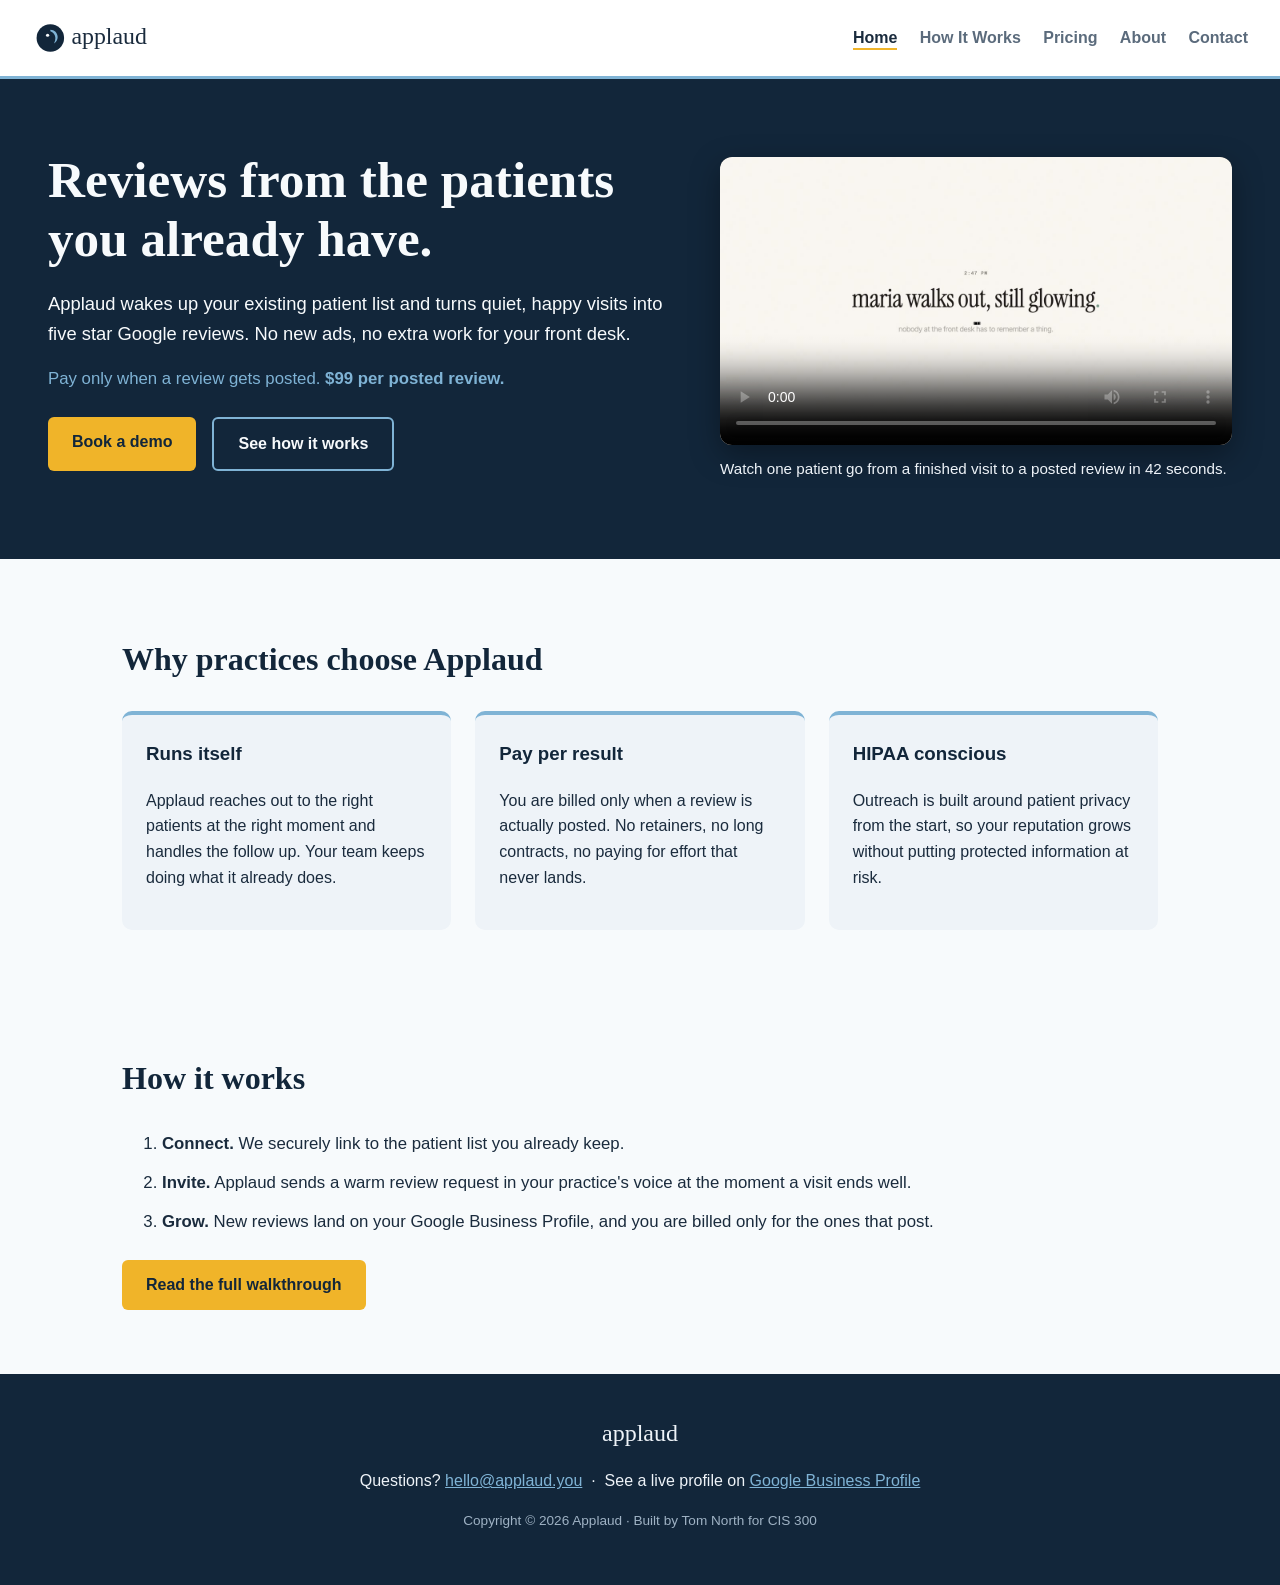
<file: index.html>
<!DOCTYPE html>
<html lang="en">
<head>
  <meta charset="utf-8">
  <meta name="viewport" content="width=device-width, initial-scale=1.0">
  <meta name="description" content="Applaud helps medical practices turn their existing patient list into a steady stream of five star Google reviews. Pay only per posted review.">
  <meta name="keywords" content="Applaud, patient reviews, Google reviews, medical practice reviews, review requests, pay per review, reputation management">
  <meta name="author" content="Tom North">
  <title>Applaud | More patient reviews, on autopilot</title>
  <link rel="icon" href="images/favicon.svg" type="image/svg+xml">
  <link rel="stylesheet" href="styles.css">
  <!-- Google tag (gtag.js) -->
  <script async src="https://www.googletagmanager.com/gtag/js?id=G-WK9V0HE9Z4"></script>
  <script>
    window.dataLayer = window.dataLayer || [];
    function gtag(){dataLayer.push(arguments);}
    gtag('js', new Date());
    gtag('config', 'G-WK9V0HE9Z4');
  </script>
</head>
<body>
  <header class="site-header">
    <a class="brand" href="index.html">
      <img src="images/logo.svg" alt="Applaud logo" width="180" height="48">
    </a>
    <nav class="site-nav">
      <ul>
        <li><a href="index.html" class="current" aria-current="page">Home</a></li>
        <li><a href="how-it-works.html">How It Works</a></li>
        <li><a href="pricing.html">Pricing</a></li>
        <li><a href="about.html">About</a></li>
        <li><a href="contact.html">Contact</a></li>
      </ul>
    </nav>
  </header>

  <main>
    <section class="hero">
      <div class="hero-text">
        <h1>Reviews from the patients you already have.</h1>
        <p class="lede">Applaud wakes up your existing patient list and turns quiet, happy visits into five star Google reviews. No new ads, no extra work for your front desk.</p>
        <p class="price">Pay only when a review gets posted. <strong>$99 per posted review.</strong></p>
        <p class="cta-row">
          <a class="btn btn-primary" href="contact.html">Book a demo</a>
          <a class="btn btn-ghost" href="how-it-works.html">See how it works</a>
        </p>
      </div>
      <figure class="hero-video">
        <video controls preload="metadata" playsinline poster="images/how-it-works-poster.jpg" width="1280" height="720">
          <source src="media/applaud-how-it-works.mp4" type="video/mp4">
          <p>Your browser does not support HTML5 video. <a href="media/applaud-how-it-works.mp4">Download the video</a> instead.</p>
        </video>
        <figcaption>Watch one patient go from a finished visit to a posted review in 42 seconds.</figcaption>
      </figure>
    </section>

    <section class="benefits" aria-labelledby="benefits-heading">
      <h2 id="benefits-heading">Why practices choose Applaud</h2>
      <ul class="cards">
        <li class="card">
          <h3>Runs itself</h3>
          <p>Applaud reaches out to the right patients at the right moment and handles the follow up. Your team keeps doing what it already does.</p>
        </li>
        <li class="card">
          <h3>Pay per result</h3>
          <p>You are billed only when a review is actually posted. No retainers, no long contracts, no paying for effort that never lands.</p>
        </li>
        <li class="card">
          <h3>HIPAA conscious</h3>
          <p>Outreach is built around patient privacy from the start, so your reputation grows without putting protected information at risk.</p>
        </li>
      </ul>
    </section>

    <section class="steps" aria-labelledby="steps-heading">
      <h2 id="steps-heading">How it works</h2>
      <ol class="step-list">
        <li><strong>Connect.</strong> We securely link to the patient list you already keep.</li>
        <li><strong>Invite.</strong> Applaud sends a warm review request in your practice's voice at the moment a visit ends well.</li>
        <li><strong>Grow.</strong> New reviews land on your Google Business Profile, and you are billed only for the ones that post.</li>
      </ol>
      <p class="steps-cta"><a class="btn btn-primary" href="how-it-works.html">Read the full walkthrough</a></p>
    </section>
  </main>

  <footer class="site-footer">
    <p class="foot-brand">applaud</p>
    <p>
      Questions? <a href="mailto:hello@applaud.you">hello@applaud.you</a>
      &nbsp;&middot;&nbsp;
      See a live profile on <a href="https://www.google.com/business/" target="_blank" rel="noopener">Google Business Profile</a>
    </p>
    <p class="copyright">Copyright &copy; 2026 Applaud &middot; Built by Tom North for CIS 300</p>
  </footer>
</body>
</html>
</file>
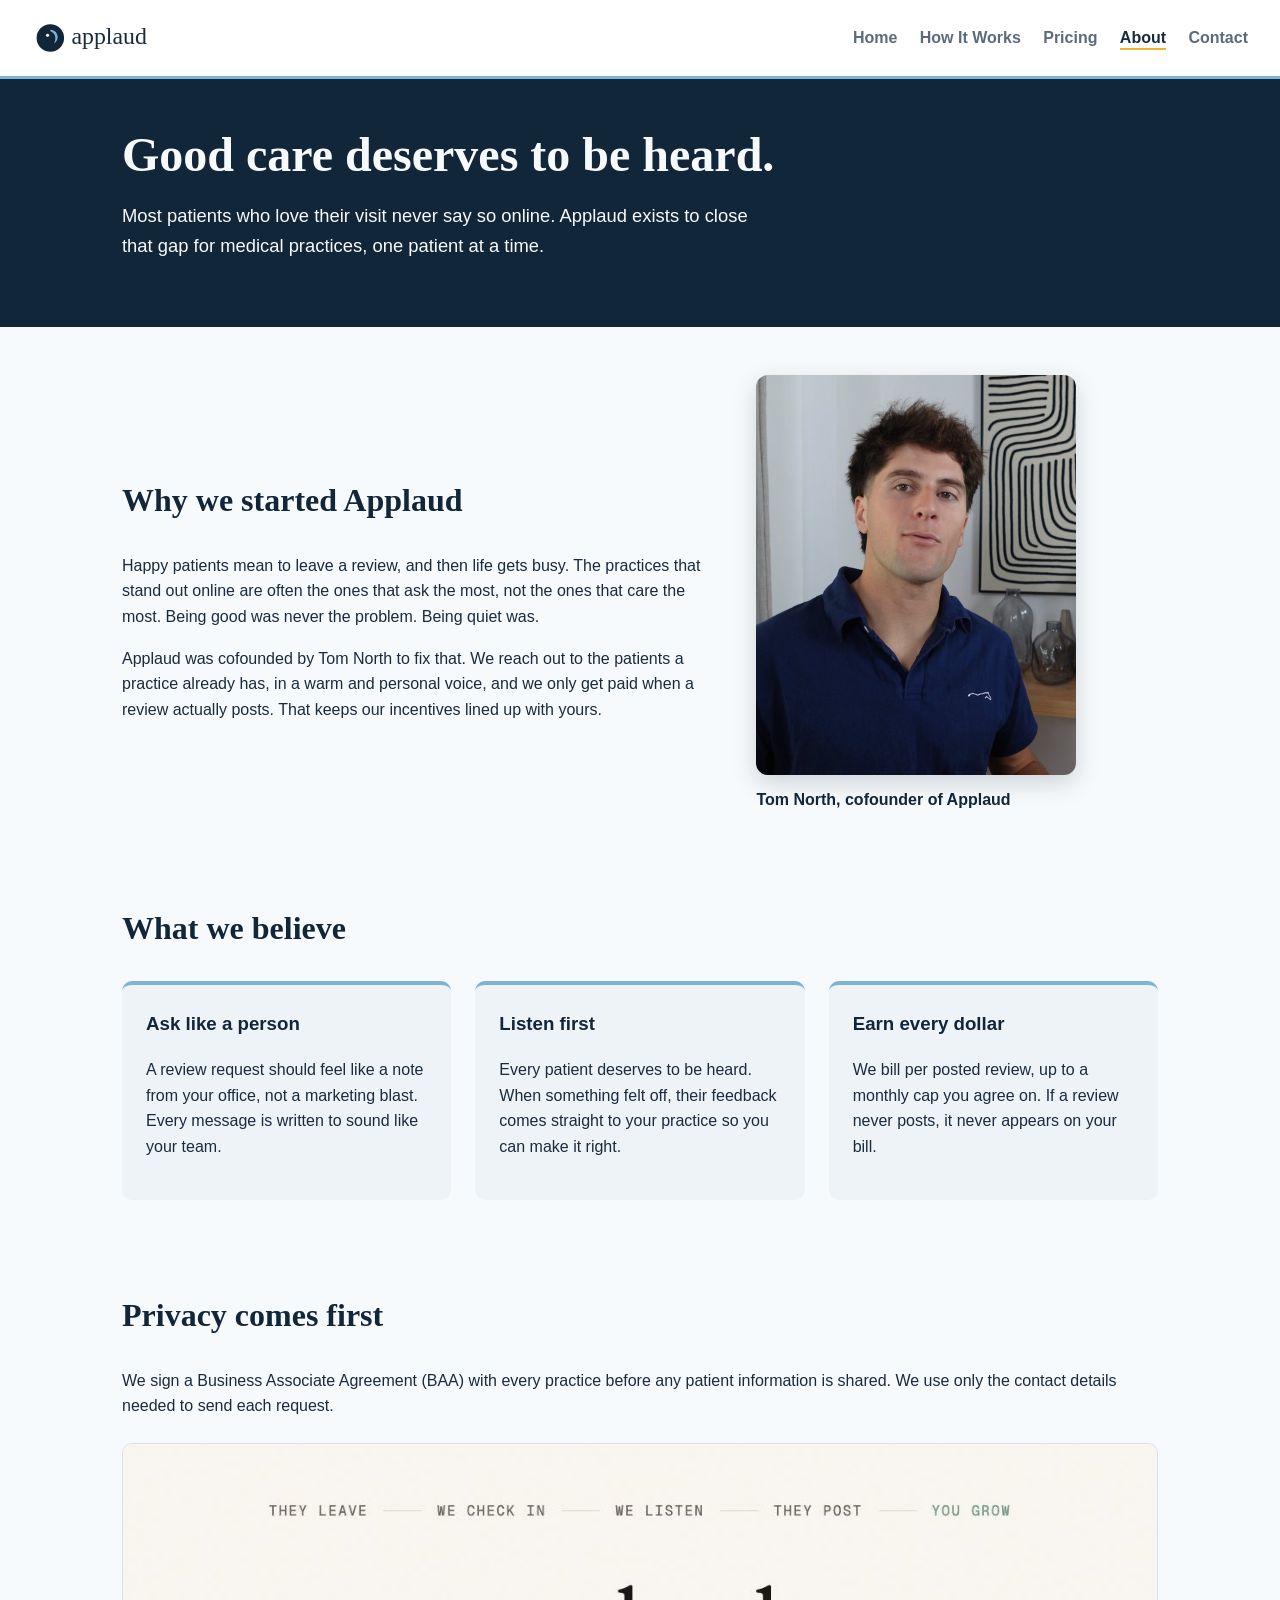
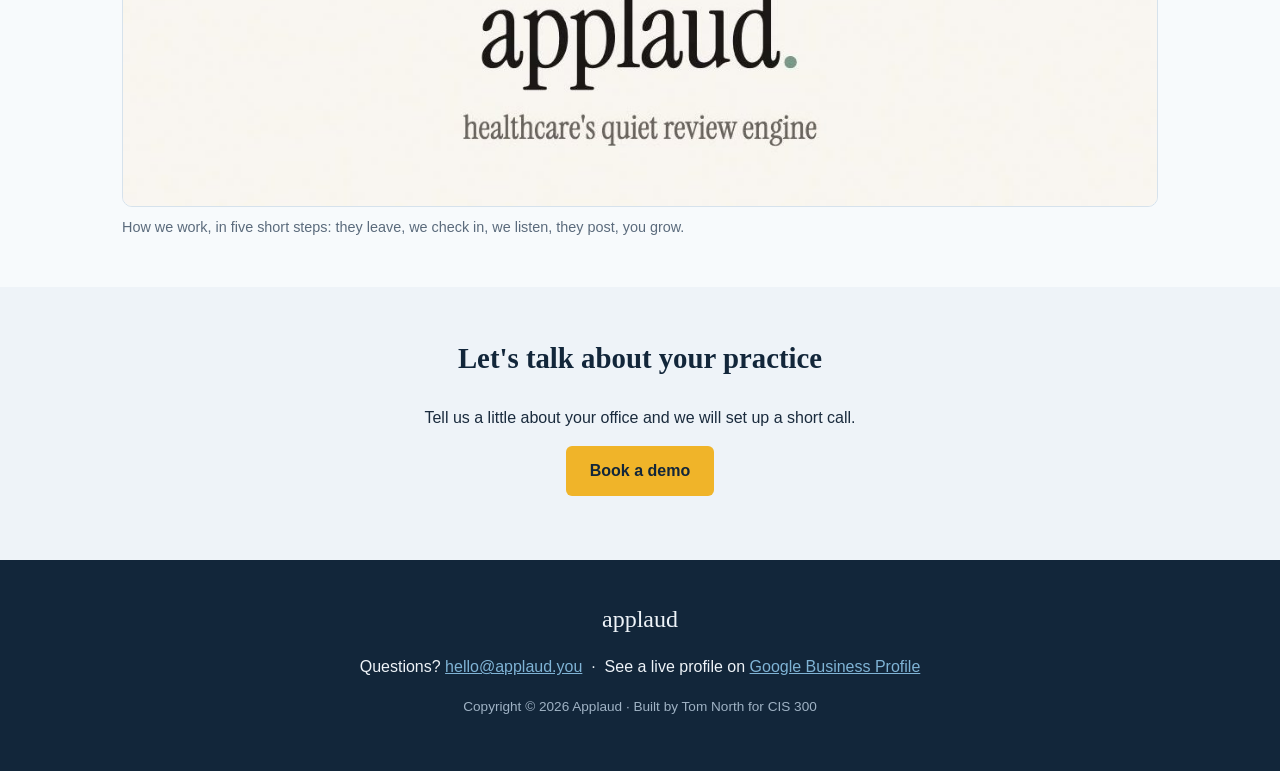
<file: about.html>
<!DOCTYPE html>
<html lang="en">
<head>
  <meta charset="utf-8">
  <meta name="viewport" content="width=device-width, initial-scale=1.0">
  <meta name="description" content="Why Applaud exists. Most patients who love their visit never say so online. Applaud helps medical practices ask at the right moment and only gets paid when a review posts.">
  <meta name="keywords" content="about Applaud, Tom North, Applaud cofounder, patient reviews, medical practice reputation, HIPAA, Business Associate Agreement">
  <meta name="author" content="Tom North">
  <title>About Us | Applaud</title>
  <link rel="icon" href="images/favicon.svg" type="image/svg+xml">
  <link rel="stylesheet" href="styles.css">
  <!-- Google tag (gtag.js) -->
  <script async src="https://www.googletagmanager.com/gtag/js?id=G-WK9V0HE9Z4"></script>
  <script>
    window.dataLayer = window.dataLayer || [];
    function gtag(){dataLayer.push(arguments);}
    gtag('js', new Date());
    gtag('config', 'G-WK9V0HE9Z4');
  </script>
</head>
<body>
  <header class="site-header">
    <a class="brand" href="index.html">
      <img src="images/logo.svg" alt="Applaud logo" width="180" height="48">
    </a>
    <nav class="site-nav">
      <ul>
        <li><a href="index.html">Home</a></li>
        <li><a href="how-it-works.html">How It Works</a></li>
        <li><a href="pricing.html">Pricing</a></li>
        <li><a href="about.html" class="current" aria-current="page">About</a></li>
        <li><a href="contact.html">Contact</a></li>
      </ul>
    </nav>
  </header>

  <main>
    <section class="page-hero">
      <div class="page-hero-inner">
        <h1>Good care deserves to be heard.</h1>
        <p class="lede">Most patients who love their visit never say so online. Applaud exists to close that gap for medical practices, one patient at a time.</p>
      </div>
    </section>

    <section class="content-section about-layout" aria-labelledby="story-heading">
      <div class="about-text">
        <h2 id="story-heading">Why we started Applaud</h2>
        <p>Happy patients mean to leave a review, and then life gets busy. The practices that stand out online are often the ones that ask the most, not the ones that care the most. Being good was never the problem. Being quiet was.</p>
        <p>Applaud was cofounded by Tom North to fix that. We reach out to the patients a practice already has, in a warm and personal voice, and we only get paid when a review actually posts. That keeps our incentives lined up with yours.</p>
      </div>
      <figure class="founder">
        <img src="images/tom-north.jpg" alt="Portrait of Tom North, cofounder of Applaud, wearing a navy polo shirt" width="480" height="600" loading="lazy">
        <figcaption>Tom North, cofounder of Applaud</figcaption>
      </figure>
    </section>

    <section class="content-section" aria-labelledby="values-heading">
      <h2 id="values-heading">What we believe</h2>
      <ul class="cards">
        <li class="card">
          <h3>Ask like a person</h3>
          <p>A review request should feel like a note from your office, not a marketing blast. Every message is written to sound like your team.</p>
        </li>
        <li class="card">
          <h3>Listen first</h3>
          <p>Every patient deserves to be heard. When something felt off, their feedback comes straight to your practice so you can make it right.</p>
        </li>
        <li class="card">
          <h3>Earn every dollar</h3>
          <p>We bill per posted review, up to a monthly cap you agree on. If a review never posts, it never appears on your bill.</p>
        </li>
      </ul>
    </section>

    <section class="content-section" aria-labelledby="privacy-heading">
      <h2 id="privacy-heading">Privacy comes first</h2>
      <p>We sign a Business Associate Agreement (BAA) with every practice before any patient information is shared. We use only the contact details needed to send each request.</p>
      <figure class="shot wide-shot">
        <img src="images/about-outro.jpg" alt="The Applaud wordmark under the words they leave, we check in, we listen, they post, you grow, with the tagline healthcare's quiet review engine" width="1200" height="420" loading="lazy">
        <figcaption>How we work, in five short steps: they leave, we check in, we listen, they post, you grow.</figcaption>
      </figure>
    </section>

    <section class="cta-band">
      <h2>Let's talk about your practice</h2>
      <p>Tell us a little about your office and we will set up a short call.</p>
      <p><a class="btn btn-primary" href="contact.html">Book a demo</a></p>
    </section>
  </main>

  <footer class="site-footer">
    <p class="foot-brand">applaud</p>
    <p>
      Questions? <a href="mailto:hello@applaud.you">hello@applaud.you</a>
      &nbsp;&middot;&nbsp;
      See a live profile on <a href="https://www.google.com/business/" target="_blank" rel="noopener">Google Business Profile</a>
    </p>
    <p class="copyright">Copyright &copy; 2026 Applaud &middot; Built by Tom North for CIS 300</p>
  </footer>
</body>
</html>
</file>
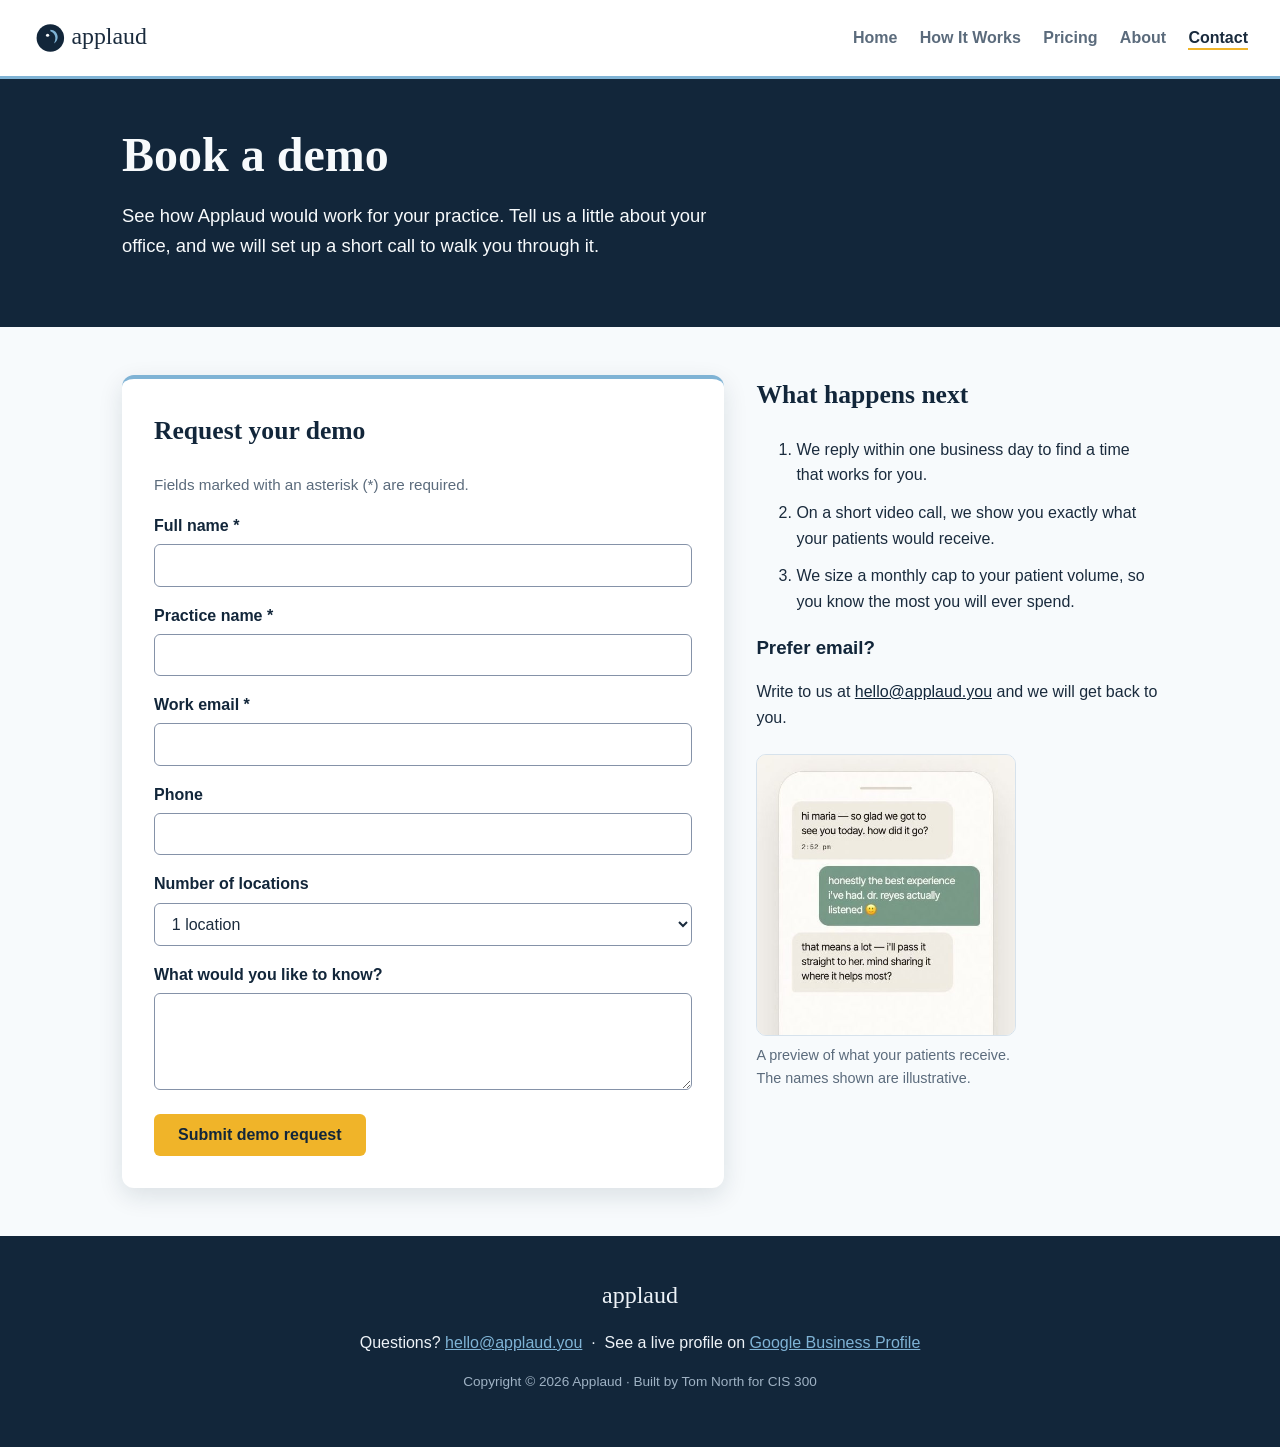
<file: contact.html>
<!DOCTYPE html>
<html lang="en">
<head>
  <meta charset="utf-8">
  <meta name="viewport" content="width=device-width, initial-scale=1.0">
  <meta name="description" content="Book a short Applaud demo. Tell us about your practice and we will show you what your patients receive and size a monthly cap to your volume.">
  <meta name="keywords" content="book an Applaud demo, contact Applaud, patient review demo, medical practice reviews, hello@applaud.you">
  <meta name="author" content="Tom North">
  <title>Book a Demo | Applaud</title>
  <link rel="icon" href="images/favicon.svg" type="image/svg+xml">
  <link rel="stylesheet" href="styles.css">
  <!-- Google tag (gtag.js) -->
  <script async src="https://www.googletagmanager.com/gtag/js?id=G-WK9V0HE9Z4"></script>
  <script>
    window.dataLayer = window.dataLayer || [];
    function gtag(){dataLayer.push(arguments);}
    gtag('js', new Date());
    gtag('config', 'G-WK9V0HE9Z4');
  </script>
</head>
<body>
  <header class="site-header">
    <a class="brand" href="index.html">
      <img src="images/logo.svg" alt="Applaud logo" width="180" height="48">
    </a>
    <nav class="site-nav">
      <ul>
        <li><a href="index.html">Home</a></li>
        <li><a href="how-it-works.html">How It Works</a></li>
        <li><a href="pricing.html">Pricing</a></li>
        <li><a href="about.html">About</a></li>
        <li><a href="contact.html" class="current" aria-current="page">Contact</a></li>
      </ul>
    </nav>
  </header>

  <main>
    <section class="page-hero">
      <div class="page-hero-inner">
        <h1>Book a demo</h1>
        <p class="lede">See how Applaud would work for your practice. Tell us a little about your office, and we will set up a short call to walk you through it.</p>
      </div>
    </section>

    <section class="contact-layout">
      <div class="form-card">
        <h2>Request your demo</h2>
        <p class="form-note">Fields marked with an asterisk (*) are required.</p>
        <form action="#">
          <label for="fullname">Full name *</label>
          <input type="text" id="fullname" name="fullname" autocomplete="name" required>

          <label for="practice">Practice name *</label>
          <input type="text" id="practice" name="practice" autocomplete="organization" required>

          <label for="email">Work email *</label>
          <input type="email" id="email" name="email" autocomplete="email" required>

          <label for="phone">Phone</label>
          <input type="tel" id="phone" name="phone" autocomplete="tel">

          <label for="locations">Number of locations</label>
          <select id="locations" name="locations">
            <option value="1">1 location</option>
            <option value="2-5">2 to 5 locations</option>
            <option value="6+">6 or more locations</option>
          </select>

          <label for="message">What would you like to know?</label>
          <textarea id="message" name="message" rows="4"></textarea>

          <button type="submit" class="btn btn-primary">Submit demo request</button>
        </form>
      </div>

      <aside class="contact-aside" aria-labelledby="next-heading">
        <h2 id="next-heading">What happens next</h2>
        <ol class="next-steps">
          <li>We reply within one business day to find a time that works for you.</li>
          <li>On a short video call, we show you exactly what your patients would receive.</li>
          <li>We size a monthly cap to your patient volume, so you know the most you will ever spend.</li>
        </ol>
        <h3>Prefer email?</h3>
        <p>Write to us at <a href="mailto:hello@applaud.you">hello@applaud.you</a> and we will get back to you.</p>
        <figure class="shot phone-shot">
          <img src="images/contact-text-message.jpg" alt="A phone screen with a short text conversation. The office asks Maria how her visit went, Maria says it was the best experience she has had, and the office asks if she would share it where it helps most." width="480" height="520" loading="lazy">
          <figcaption>A preview of what your patients receive. The names shown are illustrative.</figcaption>
        </figure>
      </aside>
    </section>
  </main>

  <footer class="site-footer">
    <p class="foot-brand">applaud</p>
    <p>
      Questions? <a href="mailto:hello@applaud.you">hello@applaud.you</a>
      &nbsp;&middot;&nbsp;
      See a live profile on <a href="https://www.google.com/business/" target="_blank" rel="noopener">Google Business Profile</a>
    </p>
    <p class="copyright">Copyright &copy; 2026 Applaud &middot; Built by Tom North for CIS 300</p>
  </footer>
</body>
</html>
</file>
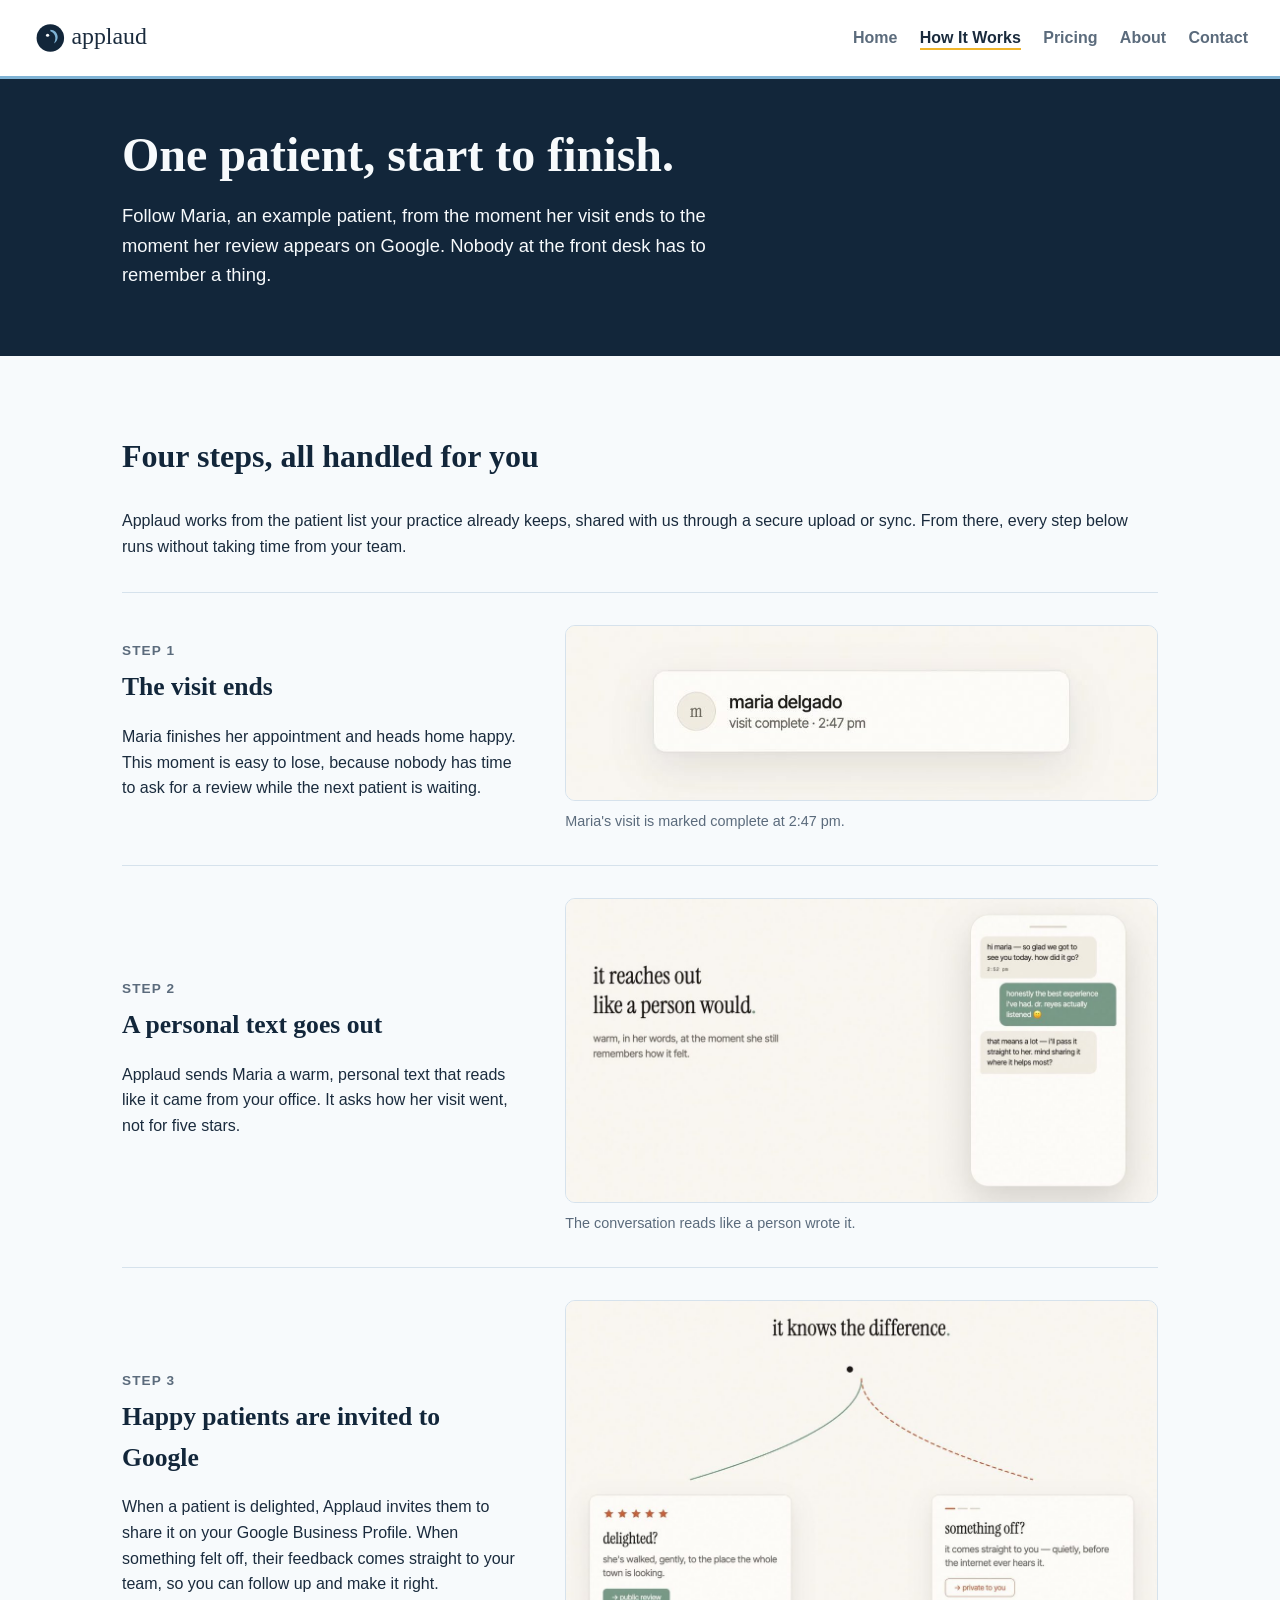
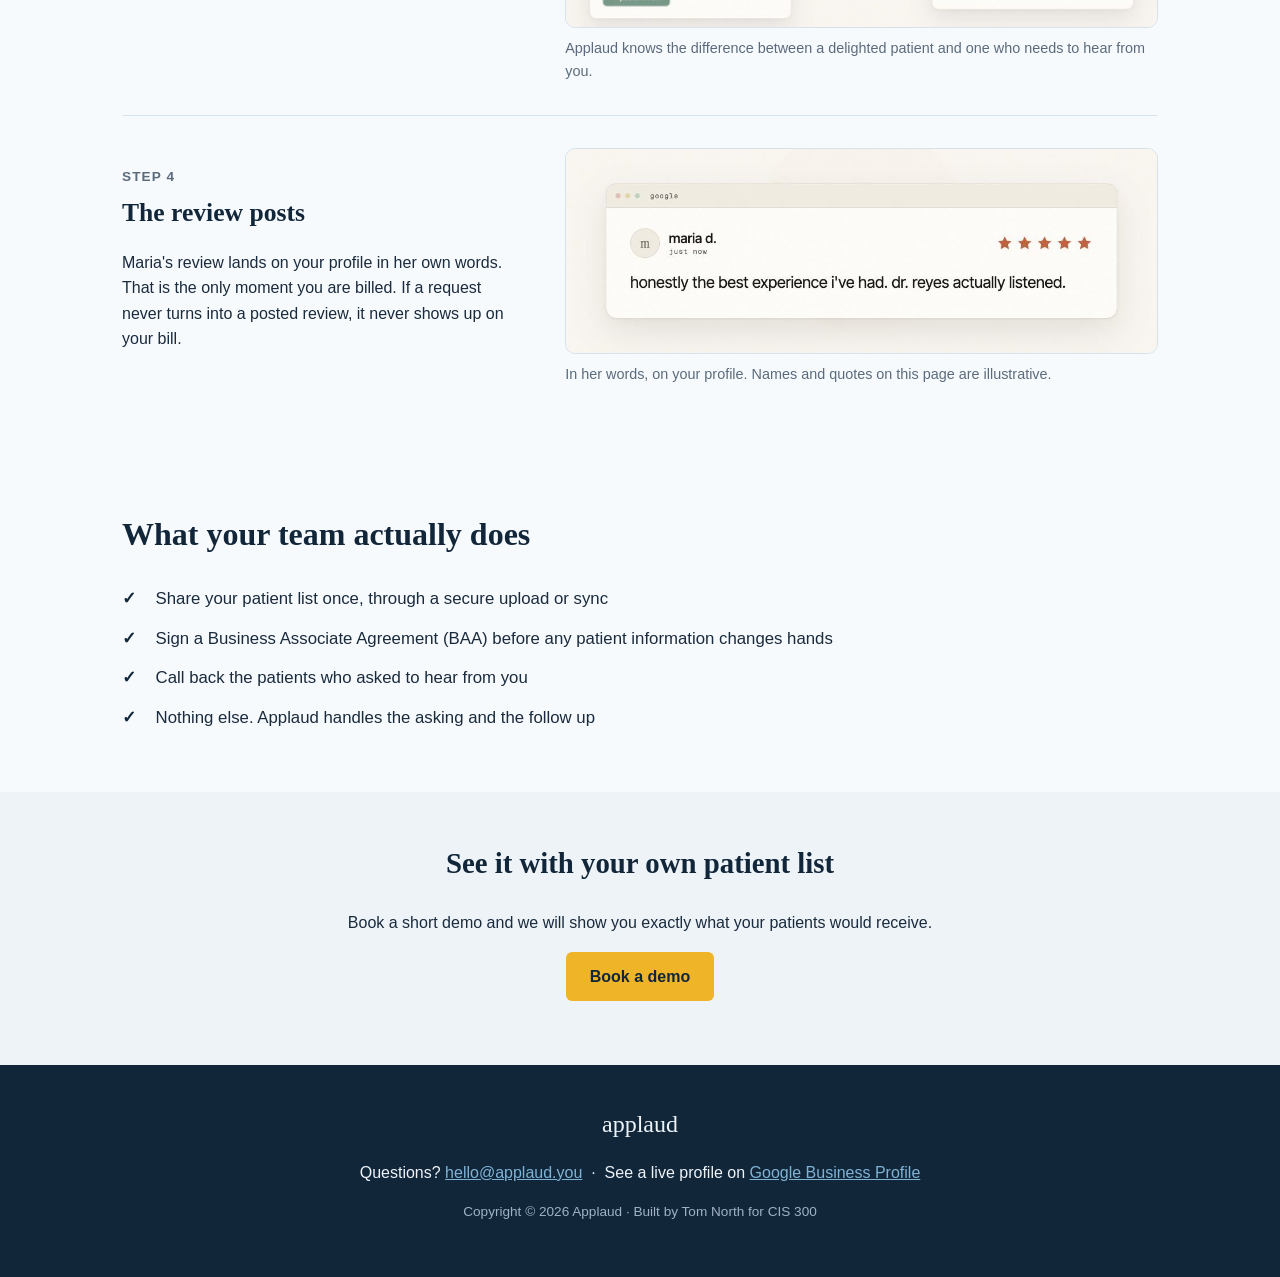
<file: how-it-works.html>
<!DOCTYPE html>
<html lang="en">
<head>
  <meta charset="utf-8">
  <meta name="viewport" content="width=device-width, initial-scale=1.0">
  <meta name="description" content="See how Applaud works, step by step. One patient goes from a finished visit to a personal text to a posted Google review, and your practice pays only when it posts.">
  <meta name="keywords" content="how Applaud works, patient review requests, review request text, Google reviews for medical practices, patient feedback, pay per review">
  <meta name="author" content="Tom North">
  <title>How It Works | Applaud</title>
  <link rel="icon" href="images/favicon.svg" type="image/svg+xml">
  <link rel="stylesheet" href="styles.css">
  <!-- Google tag (gtag.js) -->
  <script async src="https://www.googletagmanager.com/gtag/js?id=G-WK9V0HE9Z4"></script>
  <script>
    window.dataLayer = window.dataLayer || [];
    function gtag(){dataLayer.push(arguments);}
    gtag('js', new Date());
    gtag('config', 'G-WK9V0HE9Z4');
  </script>
</head>
<body>
  <header class="site-header">
    <a class="brand" href="index.html">
      <img src="images/logo.svg" alt="Applaud logo" width="180" height="48">
    </a>
    <nav class="site-nav">
      <ul>
        <li><a href="index.html">Home</a></li>
        <li><a href="how-it-works.html" class="current" aria-current="page">How It Works</a></li>
        <li><a href="pricing.html">Pricing</a></li>
        <li><a href="about.html">About</a></li>
        <li><a href="contact.html">Contact</a></li>
      </ul>
    </nav>
  </header>

  <main>
    <section class="page-hero">
      <div class="page-hero-inner">
        <h1>One patient, start to finish.</h1>
        <p class="lede">Follow Maria, an example patient, from the moment her visit ends to the moment her review appears on Google. Nobody at the front desk has to remember a thing.</p>
      </div>
    </section>

    <section class="content-section" aria-labelledby="walk-heading">
      <h2 id="walk-heading">Four steps, all handled for you</h2>
      <p>Applaud works from the patient list your practice already keeps, shared with us through a secure upload or sync. From there, every step below runs without taking time from your team.</p>
      <ol class="walkthrough">
        <li class="walk-step">
          <div class="walk-text">
            <p class="step-label">Step 1</p>
            <h3>The visit ends</h3>
            <p>Maria finishes her appointment and heads home happy. This moment is easy to lose, because nobody has time to ask for a review while the next patient is waiting.</p>
          </div>
          <figure class="shot">
            <img src="images/step-visit.jpg" alt="A patient card for Maria Delgado that reads visit complete at 2:47 pm" width="880" height="260" loading="lazy">
            <figcaption>Maria's visit is marked complete at 2:47 pm.</figcaption>
          </figure>
        </li>
        <li class="walk-step">
          <div class="walk-text">
            <p class="step-label">Step 2</p>
            <h3>A personal text goes out</h3>
            <p>Applaud sends Maria a warm, personal text that reads like it came from your office. It asks how her visit went, not for five stars.</p>
          </div>
          <figure class="shot">
            <img src="images/step-text.jpg" alt="A phone screen beside the words it reaches out like a person would, showing the office asking Maria how her visit went and Maria replying that it was the best experience she has had" width="1200" height="616" loading="lazy">
            <figcaption>The conversation reads like a person wrote it.</figcaption>
          </figure>
        </li>
        <li class="walk-step">
          <div class="walk-text">
            <p class="step-label">Step 3</p>
            <h3>Happy patients are invited to Google</h3>
            <p>When a patient is delighted, Applaud invites them to share it on your Google Business Profile. When something felt off, their feedback comes straight to your team, so you can follow up and make it right.</p>
          </div>
          <figure class="shot">
            <img src="images/step-fork.jpg" alt="A path that splits in two. One card shows five stars and an invitation to leave a public review. The other card says something off comes straight to the practice privately." width="1200" height="663" loading="lazy">
            <figcaption>Applaud knows the difference between a delighted patient and one who needs to hear from you.</figcaption>
          </figure>
        </li>
        <li class="walk-step">
          <div class="walk-text">
            <p class="step-label">Step 4</p>
            <h3>The review posts</h3>
            <p>Maria's review lands on your profile in her own words. That is the only moment you are billed. If a request never turns into a posted review, it never shows up on your bill.</p>
          </div>
          <figure class="shot">
            <img src="images/step-review.jpg" alt="A five star Google review from Maria D. that reads honestly the best experience I have had, Dr. Reyes actually listened" width="1040" height="360" loading="lazy">
            <figcaption>In her words, on your profile. Names and quotes on this page are illustrative.</figcaption>
          </figure>
        </li>
      </ol>
    </section>

    <section class="content-section" aria-labelledby="team-heading">
      <h2 id="team-heading">What your team actually does</h2>
      <ul class="check-list">
        <li>Share your patient list once, through a secure upload or sync</li>
        <li>Sign a Business Associate Agreement (BAA) before any patient information changes hands</li>
        <li>Call back the patients who asked to hear from you</li>
        <li>Nothing else. Applaud handles the asking and the follow up</li>
      </ul>
    </section>

    <section class="cta-band">
      <h2>See it with your own patient list</h2>
      <p>Book a short demo and we will show you exactly what your patients would receive.</p>
      <p><a class="btn btn-primary" href="contact.html">Book a demo</a></p>
    </section>
  </main>

  <footer class="site-footer">
    <p class="foot-brand">applaud</p>
    <p>
      Questions? <a href="mailto:hello@applaud.you">hello@applaud.you</a>
      &nbsp;&middot;&nbsp;
      See a live profile on <a href="https://www.google.com/business/" target="_blank" rel="noopener">Google Business Profile</a>
    </p>
    <p class="copyright">Copyright &copy; 2026 Applaud &middot; Built by Tom North for CIS 300</p>
  </footer>
</body>
</html>
</file>
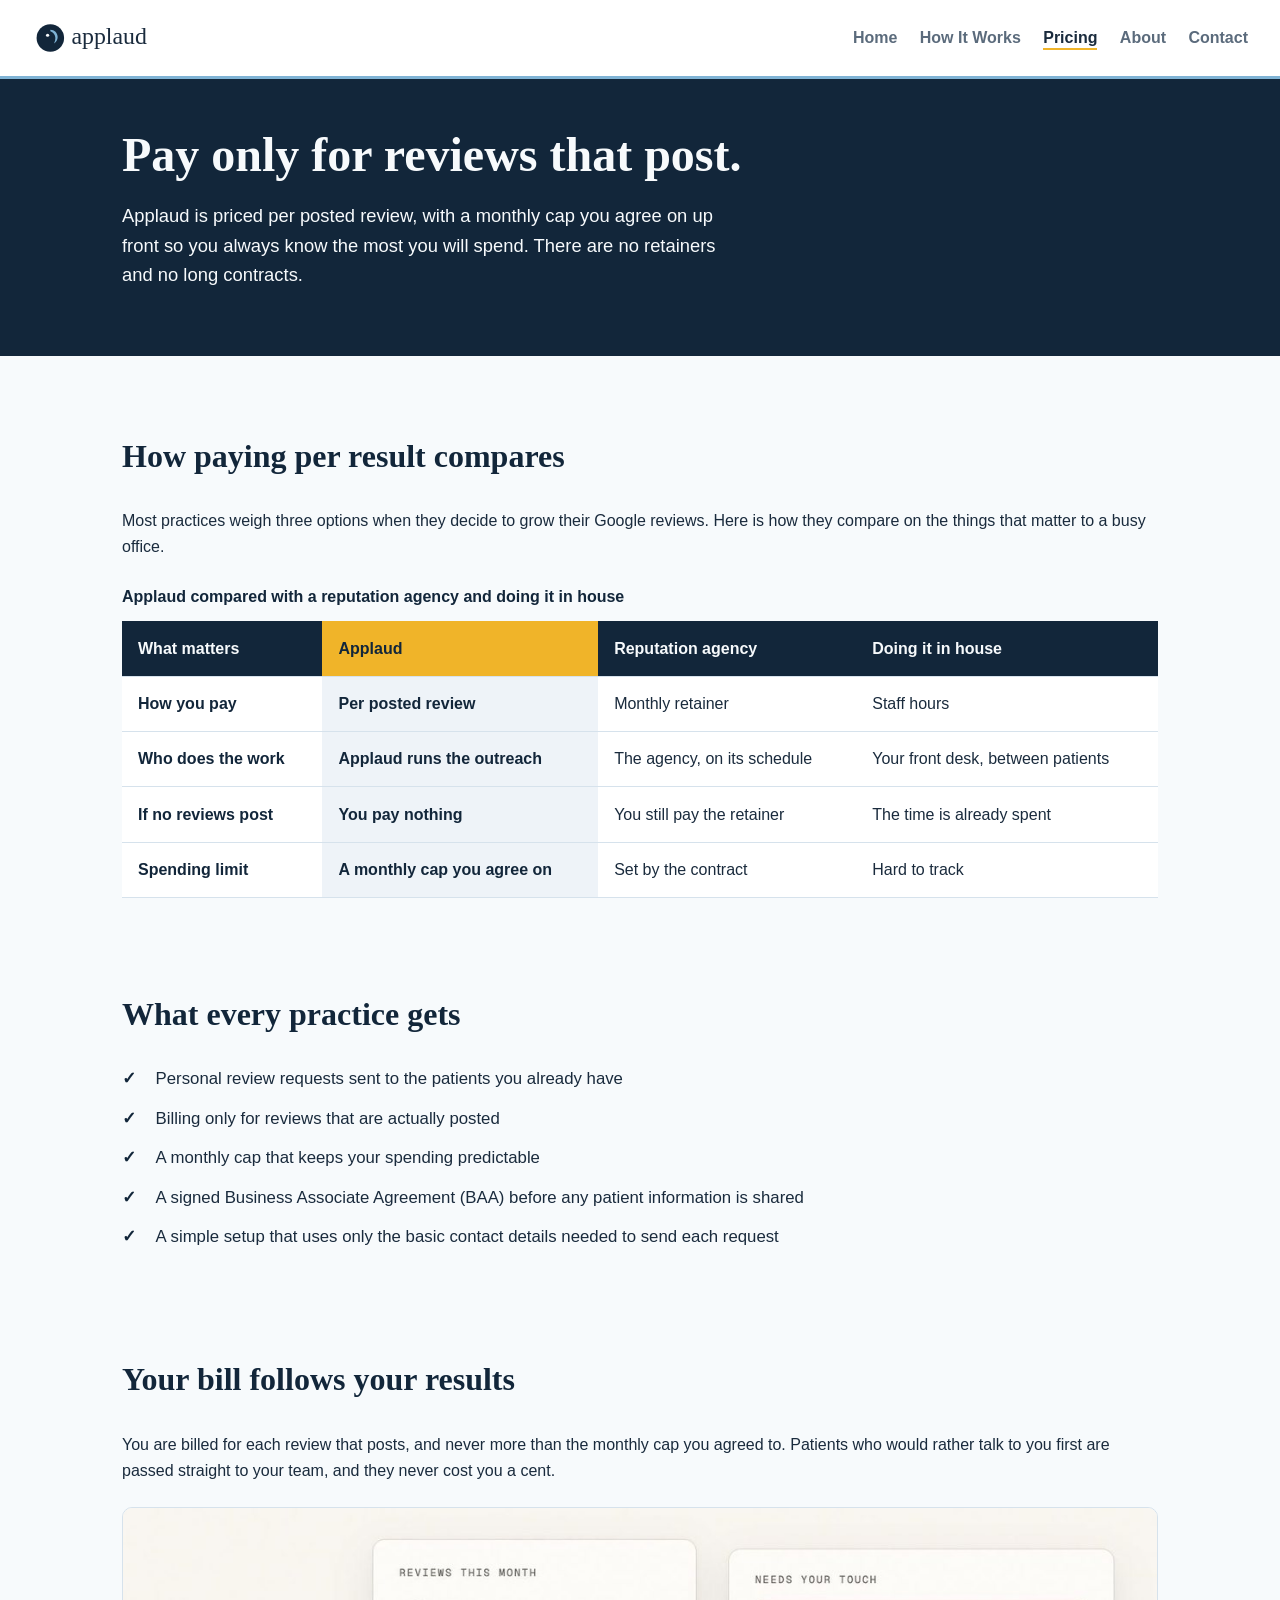
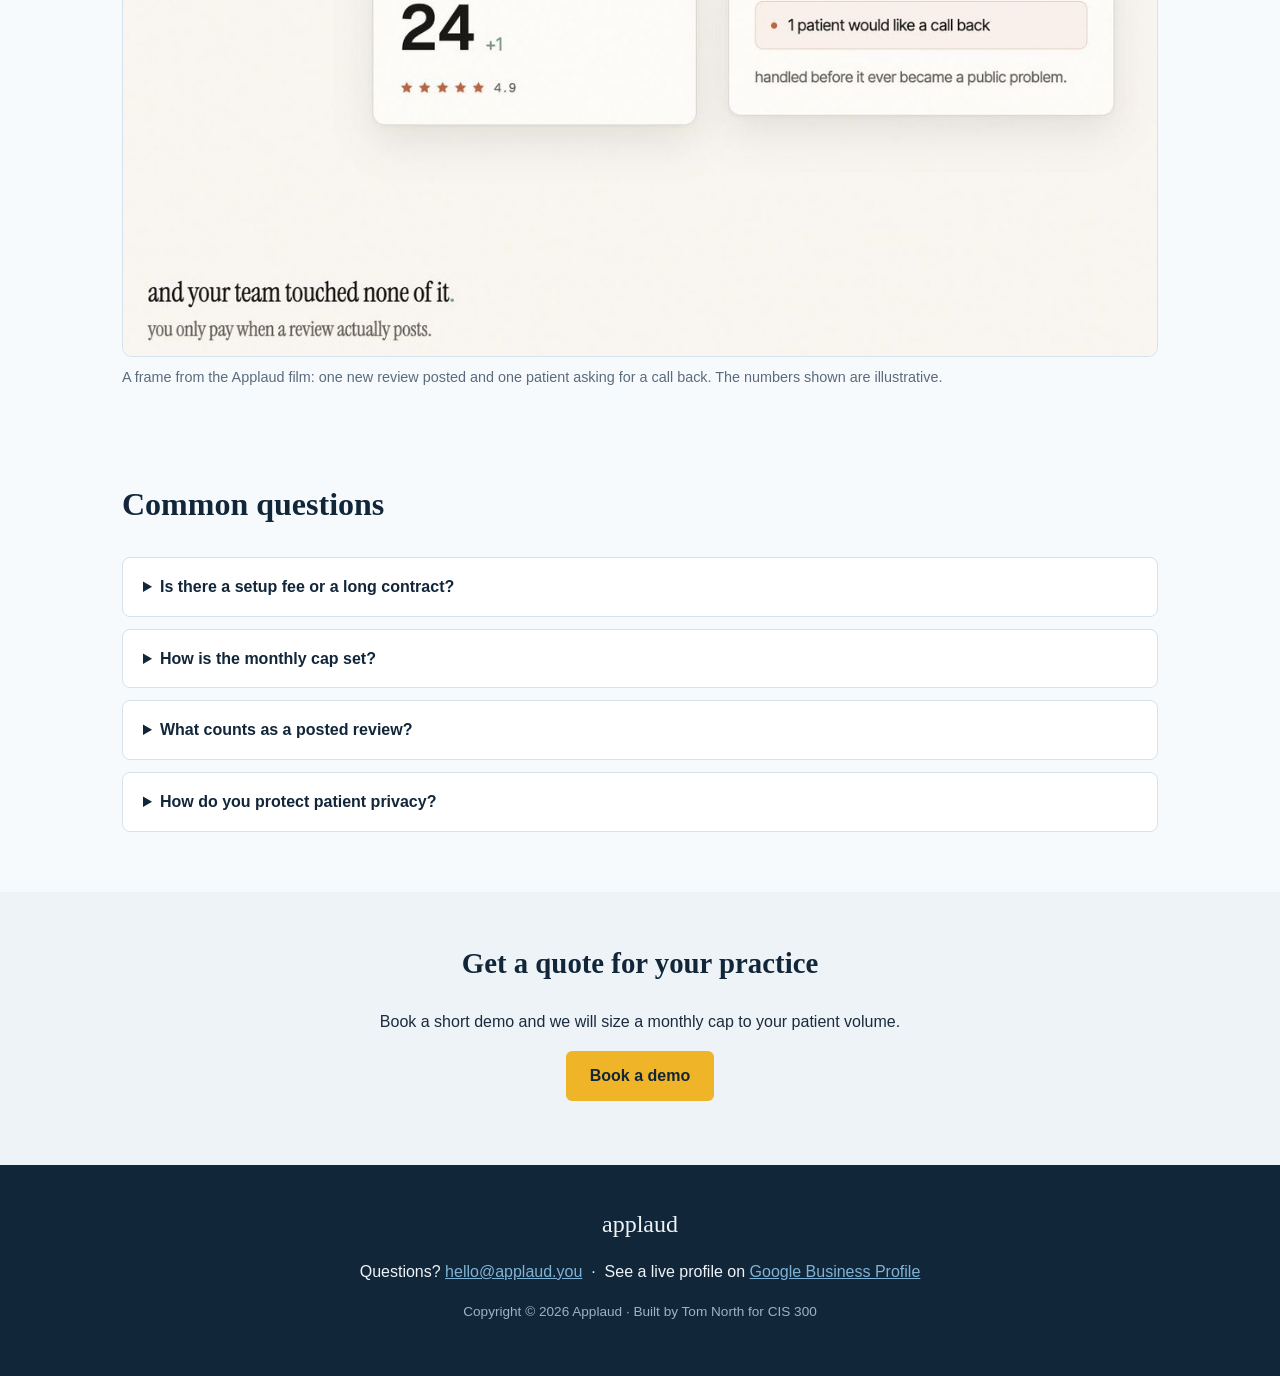
<file: pricing.html>
<!DOCTYPE html>
<html lang="en">
<head>
  <meta charset="utf-8">
  <meta name="viewport" content="width=device-width, initial-scale=1.0">
  <meta name="description" content="Applaud pricing is simple. You pay only when a patient review is posted, with a monthly cap set to your patient volume. No retainers and no long contracts.">
  <meta name="keywords" content="Applaud pricing, pay per review, cost of patient reviews, reputation agency comparison, monthly cap, medical practice marketing">
  <meta name="author" content="Tom North">
  <title>Pricing | Applaud</title>
  <link rel="icon" href="images/favicon.svg" type="image/svg+xml">
  <link rel="stylesheet" href="styles.css">
  <!-- Google tag (gtag.js) -->
  <script async src="https://www.googletagmanager.com/gtag/js?id=G-WK9V0HE9Z4"></script>
  <script>
    window.dataLayer = window.dataLayer || [];
    function gtag(){dataLayer.push(arguments);}
    gtag('js', new Date());
    gtag('config', 'G-WK9V0HE9Z4');
  </script>
</head>
<body>
  <header class="site-header">
    <a class="brand" href="index.html">
      <img src="images/logo.svg" alt="Applaud logo" width="180" height="48">
    </a>
    <nav class="site-nav">
      <ul>
        <li><a href="index.html">Home</a></li>
        <li><a href="how-it-works.html">How It Works</a></li>
        <li><a href="pricing.html" class="current" aria-current="page">Pricing</a></li>
        <li><a href="about.html">About</a></li>
        <li><a href="contact.html">Contact</a></li>
      </ul>
    </nav>
  </header>

  <main>
    <section class="page-hero">
      <div class="page-hero-inner">
        <h1>Pay only for reviews that post.</h1>
        <p class="lede">Applaud is priced per posted review, with a monthly cap you agree on up front so you always know the most you will spend. There are no retainers and no long contracts.</p>
      </div>
    </section>

    <section class="content-section" aria-labelledby="compare-heading">
      <h2 id="compare-heading">How paying per result compares</h2>
      <p>Most practices weigh three options when they decide to grow their Google reviews. Here is how they compare on the things that matter to a busy office.</p>
      <div class="table-wrap" tabindex="0" role="region" aria-labelledby="compare-heading">
        <table class="compare">
          <caption>Applaud compared with a reputation agency and doing it in house</caption>
          <thead>
            <tr>
              <th scope="col">What matters</th>
              <th scope="col" class="us">Applaud</th>
              <th scope="col">Reputation agency</th>
              <th scope="col">Doing it in house</th>
            </tr>
          </thead>
          <tbody>
            <tr>
              <th scope="row">How you pay</th>
              <td class="us">Per posted review</td>
              <td>Monthly retainer</td>
              <td>Staff hours</td>
            </tr>
            <tr>
              <th scope="row">Who does the work</th>
              <td class="us">Applaud runs the outreach</td>
              <td>The agency, on its schedule</td>
              <td>Your front desk, between patients</td>
            </tr>
            <tr>
              <th scope="row">If no reviews post</th>
              <td class="us">You pay nothing</td>
              <td>You still pay the retainer</td>
              <td>The time is already spent</td>
            </tr>
            <tr>
              <th scope="row">Spending limit</th>
              <td class="us">A monthly cap you agree on</td>
              <td>Set by the contract</td>
              <td>Hard to track</td>
            </tr>
          </tbody>
        </table>
      </div>
    </section>

    <section class="content-section" aria-labelledby="included-heading">
      <h2 id="included-heading">What every practice gets</h2>
      <ul class="check-list">
        <li>Personal review requests sent to the patients you already have</li>
        <li>Billing only for reviews that are actually posted</li>
        <li>A monthly cap that keeps your spending predictable</li>
        <li>A signed Business Associate Agreement (BAA) before any patient information is shared</li>
        <li>A simple setup that uses only the basic contact details needed to send each request</li>
      </ul>
    </section>

    <section class="content-section" aria-labelledby="bill-heading">
      <h2 id="bill-heading">Your bill follows your results</h2>
      <p>You are billed for each review that posts, and never more than the monthly cap you agreed to. Patients who would rather talk to you first are passed straight to your team, and they never cost you a cent.</p>
      <figure class="shot wide-shot">
        <img src="images/pricing-dashboard.jpg" alt="Two summary cards. One shows 24 reviews this month with one new review and a 4.9 star rating. The other says one patient would like a call back." width="1200" height="520" loading="lazy">
        <figcaption>A frame from the Applaud film: one new review posted and one patient asking for a call back. The numbers shown are illustrative.</figcaption>
      </figure>
    </section>

    <section class="content-section faq" aria-labelledby="faq-heading">
      <h2 id="faq-heading">Common questions</h2>
      <details>
        <summary>Is there a setup fee or a long contract?</summary>
        <p>No. You pay per posted review, and the monthly cap is a limit on your spending, not a commitment to spend it.</p>
      </details>
      <details>
        <summary>How is the monthly cap set?</summary>
        <p>We size it to your patient volume on a short demo call, so the cap matches how many patients your practice actually sees.</p>
      </details>
      <details>
        <summary>What counts as a posted review?</summary>
        <p>A review that a patient publishes on your Google Business Profile. If a request never turns into a posted review, it never shows up on your bill.</p>
      </details>
      <details>
        <summary>How do you protect patient privacy?</summary>
        <p>We sign a Business Associate Agreement with your practice before we receive any patient information, and we only use the contact details needed to send each request.</p>
      </details>
    </section>

    <section class="cta-band">
      <h2>Get a quote for your practice</h2>
      <p>Book a short demo and we will size a monthly cap to your patient volume.</p>
      <p><a class="btn btn-primary" href="contact.html">Book a demo</a></p>
    </section>
  </main>

  <footer class="site-footer">
    <p class="foot-brand">applaud</p>
    <p>
      Questions? <a href="mailto:hello@applaud.you">hello@applaud.you</a>
      &nbsp;&middot;&nbsp;
      See a live profile on <a href="https://www.google.com/business/" target="_blank" rel="noopener">Google Business Profile</a>
    </p>
    <p class="copyright">Copyright &copy; 2026 Applaud &middot; Built by Tom North for CIS 300</p>
  </footer>
</body>
</html>
</file>
<file: styles.css>
/* Applaud project site - CIS 300 - Tom North
   Brand tokens taken from the live applaud.you design system. */

:root {
  --ink: #1a2b3d;
  --paper: #f7fafc;
  --cream: #eef3f8;
  --sky: #7fb3d5;
  --amber: #f0b429;
  --dark: #12263a;
  --grey: #5b6b7c;
  --serif: "Iowan Old Style", "Palatino Linotype", Palatino, Georgia, serif;
  --sans: "Inter", "Segoe UI", Helvetica, Arial, sans-serif;
}

* {
  box-sizing: border-box;
}

body {
  margin: 0;
  font-family: var(--sans);
  color: var(--ink);
  background-color: var(--paper);
  line-height: 1.6;
}

/* Header + navigation */
.site-header {
  display: flex;
  flex-wrap: wrap;
  align-items: center;
  justify-content: space-between;
  gap: 1em;
  padding: 1em 2em;
  background-color: #ffffff;
  border-bottom: 3px solid var(--sky);
}

.brand img {
  display: block;
  height: 44px;
  width: auto;
}

.site-nav ul {
  display: flex;
  flex-wrap: wrap;
  gap: 1.4em;
  margin: 0;
  padding: 0;
  list-style-type: none;
  font-weight: 600;
}

.site-nav a {
  text-decoration: none;
  color: var(--grey);
  padding-bottom: 2px;
}

.site-nav a:hover {
  color: var(--ink);
}

.site-nav a.current {
  color: var(--ink);
  border-bottom: 2px solid var(--amber);
}

/* Hero */
.hero {
  display: grid;
  grid-template-columns: 1fr;
  gap: 2em;
  align-items: center;
  padding: 3em 2em;
  background-color: var(--dark);
  color: var(--paper);
}

.hero-text h1 {
  font-family: var(--serif);
  font-size: 2.6rem;
  line-height: 1.15;
  margin: 0 0 0.4em 0;
}

.lede {
  font-size: 1.15rem;
  max-width: 34em;
}

.price {
  color: var(--sky);
  font-size: 1.05rem;
}

.cta-row {
  display: flex;
  flex-wrap: wrap;
  gap: 1em;
  margin-top: 1.5em;
}

.btn {
  display: inline-block;
  padding: 0.75em 1.5em;
  border-radius: 6px;
  font-weight: 700;
  text-decoration: none;
}

.btn-primary {
  background-color: var(--amber);
  color: var(--dark);
}

.btn-ghost {
  border: 2px solid var(--sky);
  color: var(--paper);
}

/* Home page video */
.hero-video {
  margin: 0;
}

.hero-video video {
  display: block;
  width: 100%;
  height: auto;
  border-radius: 12px;
  background-color: #000000;
  box-shadow: 0 10px 30px rgba(0, 0, 0, 0.35);
}

.hero-video figcaption {
  margin-top: 0.75em;
  color: var(--cream);
  font-size: 0.95rem;
}

/* Benefits */
.benefits,
.steps {
  padding: 3em 2em;
  max-width: 1100px;
  margin: 0 auto;
}

.benefits h2,
.steps h2 {
  font-family: var(--serif);
  font-size: 2rem;
  color: var(--dark);
}

.cards {
  display: grid;
  grid-template-columns: 1fr;
  gap: 1.5em;
  margin: 1.5em 0 0 0;
  padding: 0;
  list-style-type: none;
}

.card {
  background-color: var(--cream);
  border-radius: 10px;
  padding: 1.5em;
  border-top: 4px solid var(--sky);
}

.card h3 {
  margin-top: 0;
  color: var(--dark);
}

/* Steps */
.step-list {
  font-size: 1.05rem;
}

.step-list li {
  margin-bottom: 0.75em;
}

.steps-cta {
  margin-top: 1.5em;
}

/* Footer */
.site-footer {
  background-color: var(--dark);
  color: var(--cream);
  text-align: center;
  padding: 2.5em 2em;
}

.foot-brand {
  font-family: var(--serif);
  font-size: 1.5rem;
  margin: 0 0 0.5em 0;
}

.site-footer a {
  color: var(--sky);
}

.copyright {
  color: #9fb2c4;
  font-size: 0.85rem;
  margin-top: 1em;
}

/* Inner page banner (How It Works, Pricing, About, Contact) */
.page-hero {
  background-color: var(--dark);
  color: var(--paper);
  padding: 3em 0;
}

.page-hero-inner {
  max-width: 1100px;
  margin: 0 auto;
  padding: 0 2em;
}

.page-hero h1 {
  font-family: var(--serif);
  font-size: 2.4rem;
  line-height: 1.15;
  margin: 0 0 0.4em 0;
}

.content-section {
  max-width: 1100px;
  margin: 0 auto;
  padding: 3em 2em 1em 2em;
}

.content-section h2,
.cta-band h2,
.form-card h2,
.contact-aside h2 {
  font-family: var(--serif);
  color: var(--dark);
}

.content-section h2 {
  font-size: 2rem;
}

/* Pricing comparison table */
.table-wrap {
  overflow-x: auto;
  margin-top: 1.5em;
}

.compare {
  width: 100%;
  min-width: 560px;
  border-collapse: collapse;
  background-color: #ffffff;
}

.compare caption {
  caption-side: top;
  text-align: left;
  font-weight: 700;
  color: var(--dark);
  padding-bottom: 0.75em;
}

.compare th,
.compare td {
  padding: 0.9em 1em;
  text-align: left;
  border-bottom: 1px solid #d6e2ec;
}

.compare thead th {
  background-color: var(--dark);
  color: var(--paper);
}

.compare thead th.us {
  background-color: var(--amber);
  color: var(--dark);
}

.compare tbody th {
  color: var(--dark);
}

.compare td.us {
  background-color: var(--cream);
  font-weight: 700;
  color: var(--dark);
}

/* Included list and FAQ */
.check-list {
  list-style-type: none;
  margin: 1em 0 0 0;
  padding: 0;
}

.check-list li {
  position: relative;
  padding-left: 2em;
  margin-bottom: 0.75em;
  font-size: 1.05rem;
}

.check-list li::before {
  content: "\2713";
  position: absolute;
  left: 0;
  top: 0;
  font-weight: 700;
  color: var(--dark);
}

.faq details {
  background-color: #ffffff;
  border: 1px solid #d6e2ec;
  border-radius: 8px;
  padding: 1em 1.25em;
  margin-bottom: 0.75em;
}

.faq summary {
  font-weight: 700;
  color: var(--dark);
  cursor: pointer;
}

.faq details p {
  margin: 0.75em 0 0 0;
}

.cta-band {
  background-color: var(--cream);
  text-align: center;
  padding: 3em 2em;
  margin-top: 2em;
}

.cta-band h2 {
  font-size: 1.8rem;
  margin-top: 0;
}

/* Contact page and demo form */
.contact-layout {
  display: grid;
  grid-template-columns: 1fr;
  gap: 2em;
  max-width: 1100px;
  margin: 0 auto;
  padding: 3em 2em;
}

.form-card {
  background-color: #ffffff;
  border-radius: 12px;
  border-top: 4px solid var(--sky);
  padding: 2em;
  box-shadow: 0 8px 24px rgba(18, 38, 58, 0.12);
}

.form-card h2,
.contact-aside h2 {
  font-size: 1.6rem;
  margin-top: 0;
}

.form-note {
  color: var(--grey);
  font-size: 0.95rem;
}

.form-card label {
  display: block;
  margin-top: 1em;
  font-weight: 600;
  color: var(--dark);
}

.form-card input,
.form-card select,
.form-card textarea {
  display: block;
  width: 100%;
  margin-top: 0.35em;
  padding: 0.7em 0.8em;
  font-family: inherit;
  font-size: 1rem;
  color: var(--ink);
  background-color: #ffffff;
  border: 1.5px solid #8592a8;
  border-radius: 6px;
}

.form-card input:focus,
.form-card select:focus,
.form-card textarea:focus {
  outline: 3px solid var(--sky);
  outline-offset: 1px;
  border-color: var(--dark);
}

.form-card button {
  margin-top: 1.5em;
  border: none;
  font-family: inherit;
  font-size: 1rem;
  cursor: pointer;
}

.next-steps li {
  margin-bottom: 0.75em;
}

.contact-aside h3 {
  color: var(--dark);
  margin-bottom: 0.25em;
}

.contact-aside a {
  color: var(--dark);
}

/* Figures taken from the Applaud film */
.shot {
  margin: 0;
}

.shot img {
  display: block;
  width: 100%;
  height: auto;
  background-color: #ffffff;
  border: 1px solid #d6e2ec;
  border-radius: 10px;
}

.shot figcaption {
  margin-top: 0.6em;
  color: var(--grey);
  font-size: 0.9rem;
}

.wide-shot {
  margin-top: 1.5em;
}

.phone-shot {
  max-width: 260px;
  margin-top: 1.5em;
}

/* How It Works walkthrough */
.walkthrough {
  list-style-type: none;
  margin: 2em 0 0 0;
  padding: 0;
}

.walk-step {
  display: grid;
  grid-template-columns: 1fr;
  gap: 1.5em;
  align-items: center;
  padding: 2em 0;
  border-top: 1px solid #d6e2ec;
}

.step-label {
  margin: 0;
  color: var(--grey);
  font-size: 0.85rem;
  font-weight: 700;
  letter-spacing: 0.08em;
  text-transform: uppercase;
}

.walk-text h3 {
  margin: 0.2em 0 0.4em 0;
  font-family: var(--serif);
  font-size: 1.6rem;
  color: var(--dark);
}

/* About page */
.about-layout {
  display: grid;
  grid-template-columns: 1fr;
  gap: 2em;
  align-items: center;
}

.founder {
  max-width: 320px;
  margin: 0;
}

.founder img {
  display: block;
  width: 100%;
  height: auto;
  border-radius: 12px;
  box-shadow: 0 8px 24px rgba(18, 38, 58, 0.18);
}

.founder figcaption {
  margin-top: 0.75em;
  color: var(--dark);
  font-weight: 600;
}

/* Tablet and larger: two-column layouts and three-up cards */
@media (min-width: 720px) {
  .hero {
    grid-template-columns: 5fr 4fr;
    padding: 4.5em 3em;
  }

  .walk-step {
    grid-template-columns: 2fr 3fr;
    gap: 3em;
  }

  .about-layout {
    grid-template-columns: 3fr 2fr;
  }

  .hero-text h1 {
    font-size: 3.2rem;
  }

  .cards {
    grid-template-columns: repeat(3, 1fr);
  }

  .page-hero h1 {
    font-size: 3rem;
  }

  .contact-layout {
    grid-template-columns: 3fr 2fr;
    align-items: start;
  }
}
</file>
